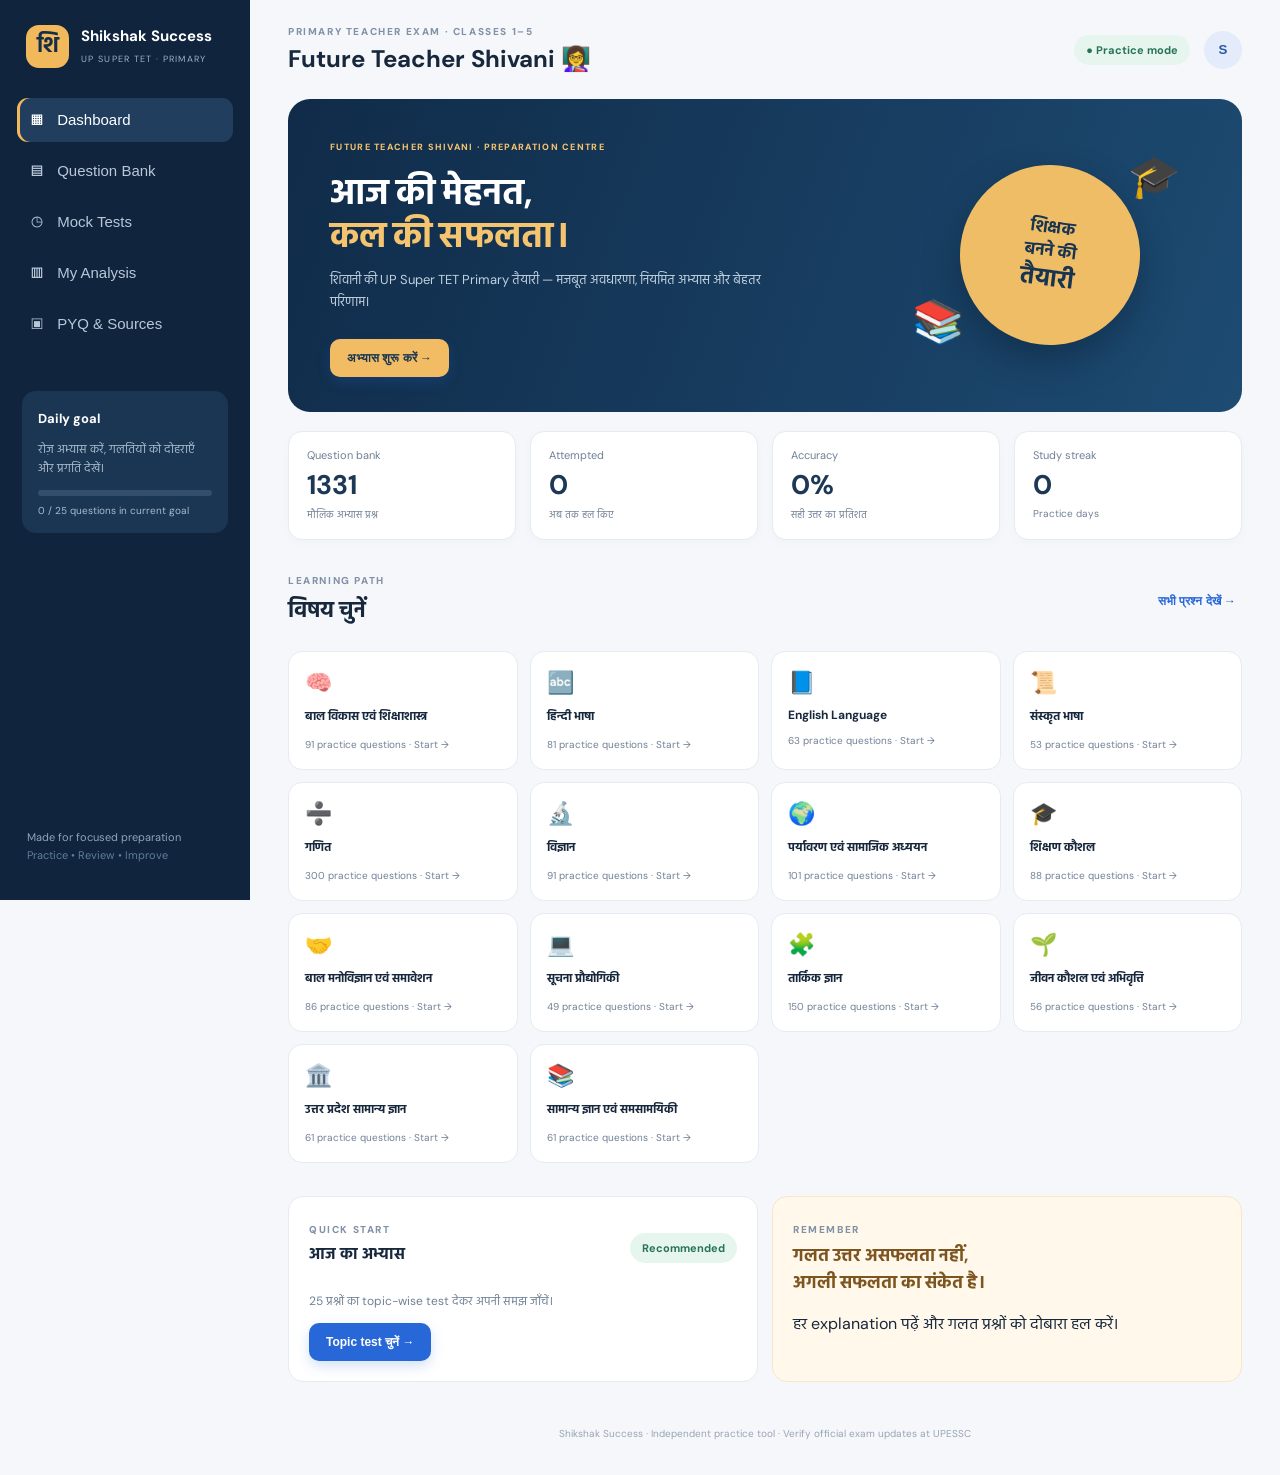
<file: index.html>
<!doctype html>
<html lang="hi">
<head>
<meta charset="utf-8"><meta name="viewport" content="width=device-width,initial-scale=1">
<meta name="theme-color" content="#10243d">
<title>Shikshak Success | Future Teacher Shivani</title>
<link rel="stylesheet" href="style.css">
</head>
<body>
<div class="app">
  <aside class="sidebar">
    <div class="brand"><div class="brand-icon">शि</div><div><b>Shikshak Success</b><small>UP SUPER TET · PRIMARY</small></div></div>
    <nav>
      <button class="nav active" data-page="dashboard">▦ <span>Dashboard</span></button>
      <button class="nav" data-page="practice">▤ <span>Question Bank</span></button>
      <button class="nav" data-page="tests">◷ <span>Mock Tests</span></button>
      <button class="nav" data-page="analytics">▥ <span>My Analysis</span></button>
      <button class="nav" data-page="sources">▣ <span>PYQ & Sources</span></button>
    </nav>
    <div class="side-note"><b>Daily goal</b><p>रोज़ अभ्यास करें, गलतियों को दोहराएँ और प्रगति देखें।</p><div class="goalbar"><i id="goalbar"></i></div><small id="goaltext">0 / 25 questions today</small></div>
    <div class="side-foot">Made for focused preparation<br><span>Practice • Review • Improve</span></div>
  </aside>
  <main class="main">
    <header class="topbar"><button class="menu" id="menu">☰</button><div><div class="eyebrow">PRIMARY TEACHER EXAM · CLASSES 1–5</div><h1 id="pageTitle">Future Teacher Shivani 👩‍🏫</h1></div><div class="top-actions"><span class="pill">● Practice mode</span><button class="avatar" title="Future Teacher Shivani">S</button></div></header>
    <section id="dashboard" class="page active">
      <div class="hero"><div><span class="tag">FUTURE TEACHER SHIVANI · PREPARATION CENTRE</span><h2>आज की मेहनत,<br><em>कल की सफलता।</em></h2><p>शिवानी की UP Super TET Primary तैयारी — मजबूत अवधारणा, नियमित अभ्यास और बेहतर परिणाम।</p><button class="primary" data-go="practice">अभ्यास शुरू करें <b>→</b></button></div><div class="hero-art"><div class="book">📚</div><div class="cap">🎓</div><div class="hero-circle">शिक्षक<br>बनने की<br><strong>तैयारी</strong></div></div></div>
      <div class="stats"><div class="stat"><span>Question bank</span><b id="totalQ">2000</b><small>मौलिक अभ्यास प्रश्न</small></div><div class="stat"><span>Attempted</span><b id="attempted">0</b><small>अब तक हल किए</small></div><div class="stat"><span>Accuracy</span><b id="accuracy">—</b><small>सही उत्तर का प्रतिशत</small></div><div class="stat"><span>Study streak</span><b id="streak">0</b><small>Practice days</small></div></div>
      <div class="section-head"><div><span class="eyebrow">LEARNING PATH</span><h2>विषय चुनें</h2></div><button class="textbtn" data-go="practice">सभी प्रश्न देखें →</button></div>
      <div class="subject-grid" id="subjectGrid"></div>
      <div class="two-col"><div class="panel"><div class="panel-head"><div><span class="eyebrow">QUICK START</span><h3>आज का अभ्यास</h3></div><span class="chip">Recommended</span></div><p class="muted">25 प्रश्नों का topic-wise test देकर अपनी समझ जाँचें।</p><button class="primary" data-go="tests">Topic test चुनें →</button></div><div class="panel quote"><span class="eyebrow">REMEMBER</span><h3>गलत उत्तर असफलता नहीं,<br>अगली सफलता का संकेत है।</h3><p>हर explanation पढ़ें और गलत प्रश्नों को दोबारा हल करें।</p></div></div>
    </section>
    <section id="practice" class="page">
      <div class="section-head"><div><span class="eyebrow">QUESTION LIBRARY</span><h2>Question Bank</h2><p class="muted">Subject, difficulty और question type के अनुसार अभ्यास करें।</p></div><span class="chip" id="bankCount">2000 questions</span></div>
      <div class="filters"><input id="search" placeholder="प्रश्न या topic खोजें…"><select id="subjectFilter"><option value="">सभी विषय</option></select><select id="difficultyFilter"><option value="">सभी स्तर</option><option>आसान</option><option>मध्यम</option><option>कठिन</option></select><button class="secondary" id="resetFilters">Reset</button></div>
      <div id="questionList" class="question-list"></div>
    </section>
    <section id="tests" class="page">
      <div class="section-head"><div><span class="eyebrow">EXAM PRACTICE</span><h2>Mock Test Centre</h2><p class="muted">Negative marking लागू है: सही +3, गलत −1, छोड़ा हुआ 0.</p></div></div>
      <div class="test-cards">
        <div class="test-card featured"><span class="tag">FULL MOCK</span><div class="test-icon">📝</div><h3>Full Length Practice</h3><p>120 मिनट · 120 प्रश्न · सभी विषय</p><div class="test-meta"><span>+3 / −1 marks</span><span>5 options · custom practice</span></div><button class="primary" id="fullTest">Start full mock →</button></div>
        <div class="test-card"><span class="tag">TOPIC TEST</span><div class="test-icon">🎯</div><h3>Topic-wise Test</h3><p>चुने हुए विषय से 25 प्रश्नों का टेस्ट।</p><select id="topicSelect"></select><button class="primary" id="topicTest">Start 25-question test →</button></div>
        <div class="test-card"><span class="tag">QUICK PRACTICE</span><div class="test-icon">⚡</div><h3>Quick 25</h3><p>मिश्रित विषयों से 25 प्रश्न।</p><button class="secondary" id="quickTest">Start quick test →</button></div>
      </div>
      <div class="notice"><b>Exam pattern note</b><p>यह 5-option practice portal है। उपलब्ध 2026 primary scheme में 120 प्रश्न, 120 मिनट, +3/−1 और 4 विकल्प बताए गए हैं। वास्तविक परीक्षा के लिए नवीनतम UPESSC notification ही मान्य होगा।</p></div>
    </section>
    <section id="analytics" class="page">
      <div class="section-head"><div><span class="eyebrow">YOUR PERFORMANCE</span><h2>My Analysis</h2><p class="muted">इस browser पर किए गए attempts का रिकॉर्ड।</p></div><button class="secondary" id="clearData">Reset progress</button></div>
      <div class="stats"><div class="stat"><span>Total attempted</span><b id="aAttempted">0</b></div><div class="stat"><span>Correct</span><b id="aCorrect">0</b></div><div class="stat"><span>Wrong</span><b id="aWrong">0</b></div><div class="stat"><span>Net score</span><b id="aScore">0</b></div></div>
      <div class="panel"><div class="panel-head"><h3>Subject-wise accuracy</h3><span class="chip">Live from your attempts</span></div><div id="subjectAnalysis" class="bars"></div></div>
      <div class="panel"><h3>Revision priority</h3><p class="muted">जिन विषयों में accuracy कम है, उन्हें पहले revise करें। अभी पर्याप्त attempts न होने पर नियमित अभ्यास करें।</p><div id="weakTopics"></div></div>
    </section>
    <section id="sources" class="page">
      <div class="section-head"><div><span class="eyebrow">AUTHENTIC PREPARATION</span><h2>PYQ & Official Sources</h2><p class="muted">PYQ का source verify करें। Practice questions को PYQ न समझें।</p></div></div>
      <div class="source-grid">
        <a class="source" href="https://upessc.up.gov.in/" target="_blank" rel="noopener"><b>UPESSC Official Website ↗</b><span>Official notifications, syllabus and recruitment updates.</span></a>
        <a class="source" href="https://pyqsathi.com/papers/up-super-tet-written-2019-primary-classes-1-5/" target="_blank" rel="noopener"><b>UP Super TET 2019 Primary Paper ↗</b><span>Primary classes 1–5 paper listing; verify paper and answer key against official source.</span></a>
        <a class="source" href="https://form.utkarsh.com/up/assets/syllabus/TET_PRIMARY.pdf" target="_blank" rel="noopener"><b>UPTET Primary Syllabus PDF ↗</b><span>Reference syllabus for Level-I / Classes 1–5.</span></a>
        <a class="source" href="https://www.pw.live/teaching/exams/up-super-tet-syllabus-2026-new-changes-primary" target="_blank" rel="noopener"><b>2026 Primary Syllabus Overview ↗</b><span>Secondary reference; cross-check all changes with UPESSC.</span></a>
      </div>
      <div class="notice"><b>Question provenance</b><p>इस starter version में दिए गए प्रश्न मौलिक अभ्यास प्रश्न हैं, official PYQs नहीं। पुराने official papers के प्रश्न/उत्तर को source और answer-key verification के बाद अलग से जोड़ा जाना चाहिए।</p></div>
    </section>
    <section id="quiz" class="page">
      <div class="quiz-top"><button class="textbtn" id="exitQuiz">← Exit test</button><span class="chip" id="quizMode">Practice</span><span class="timer" id="timer">00:00</span></div>
      <div class="quiz-progress"><div id="progressFill"></div></div>
      <div class="quiz-layout"><div class="quiz-main"><div class="q-meta"><span id="qSubject">Subject</span><span id="qNumber">Question 1 of 25</span><span id="qDifficulty">मध्यम</span></div><h2 id="qText"></h2><div id="options" class="options"></div><div class="quiz-actions"><button class="secondary" id="prevQ">← Previous</button><button class="secondary" id="clearAnswer">Clear response</button><button class="primary" id="nextQ">Save & Next →</button></div></div><aside class="q-palette"><b>Question palette</b><p class="muted">Green: answered · Grey: not answered</p><div id="palette" class="palette"></div><div class="legend"><span>● Answered</span><span>○ Not answered</span></div><button class="primary submit" id="submitTest">Submit test</button></aside></div>
    </section>
    <section id="result" class="page">
      <div class="result-hero"><div class="result-medal">🏆</div><span class="eyebrow">TEST COMPLETED</span><h2>Your practice report</h2><div class="score" id="resultScore">0</div><p id="resultText">Keep practising.</p></div>
      <div class="stats"><div class="stat"><span>Correct</span><b id="rCorrect">0</b></div><div class="stat"><span>Wrong</span><b id="rWrong">0</b></div><div class="stat"><span>Unattempted</span><b id="rSkipped">0</b></div><div class="stat"><span>Accuracy</span><b id="rAccuracy">0%</b></div></div>
      <div class="panel"><h3>Answer review</h3><div id="review"></div></div><button class="primary" id="backDashboard">Back to dashboard</button>
    </section>
    <footer>Shikshak Success · Independent practice tool · Verify official exam updates at UPESSC</footer>
  </main>
</div>
<script src="app.js"></script>
</body></html>
</file>
<file: style.css>
@import url('https://fonts.googleapis.com/css2?family=DM+Sans:wght@400;500;600;700;800&family=Hind:wght@400;500;600;700&display=swap');
:root{--navy:#10243d;--navy2:#183654;--blue:#2867d8;--blue2:#eaf1ff;--ink:#17283d;--muted:#708096;--line:#e5ebf2;--bg:#f5f7fb;--green:#15966c;--orange:#f0a33a;--shadow:0 12px 35px rgba(22,42,70,.07)}
*{box-sizing:border-box}body{margin:0;background:var(--bg);color:var(--ink);font-family:'DM Sans','Hind',sans-serif}.app{display:flex;min-height:100vh}.sidebar{width:250px;background:var(--navy);color:white;padding:25px 17px;display:flex;flex-direction:column;position:fixed;inset:0 auto 0 0;z-index:5}.brand{display:flex;align-items:center;gap:12px;padding:0 9px 30px}.brand-icon{width:43px;height:43px;border-radius:13px;background:#f1b95c;color:#162d48;display:grid;place-items:center;font-weight:900;font-size:22px}.brand b{display:block;font-size:15px}.brand small{font-size:9px;letter-spacing:1.3px;color:#9eb1c7}.sidebar nav{display:grid;gap:7px}.nav{border:0;background:transparent;color:#b8c8d9;text-align:left;padding:13px 14px;border-radius:11px;font-size:15px;cursor:pointer}.nav span{margin-left:10px}.nav:hover,.nav.active{background:#213e5e;color:white}.nav.active{box-shadow:inset 3px 0 #f1b95c}.side-note{margin:45px 5px 20px;background:#1b3653;padding:16px;border-radius:14px}.side-note b{font-size:13px}.side-note p{font-size:12px;color:#a9bbce;line-height:1.6}.goalbar{height:6px;background:#314e6c;border-radius:9px;overflow:hidden}.goalbar i{display:block;width:0;height:100%;background:#f1b95c}.side-note small{display:block;margin-top:8px;color:#a9bbce;font-size:10px}.side-foot{margin-top:auto;color:#8fa5bb;font-size:11px;line-height:1.7;padding:10px}.side-foot span{color:#617e9b}.main{margin-left:250px;width:calc(100% - 250px);padding:25px 38px 30px;max-width:1600px}.topbar{display:flex;align-items:center;justify-content:space-between;margin-bottom:25px}.eyebrow{font-size:10px;letter-spacing:1.6px;font-weight:800;color:#8191a6}.topbar h1{font-size:24px;margin:5px 0 0}.top-actions{display:flex;align-items:center;gap:14px}.pill,.chip{font-size:11px;color:#277454;background:#e6f6ef;padding:8px 12px;border-radius:30px;font-weight:700}.avatar{border:0;background:#e4ecfb;color:#2858a4;width:38px;height:38px;border-radius:50%;font-weight:800}.menu{display:none}.page{display:none}.page.active{display:block}.hero{background:linear-gradient(110deg,#102b49,#1d4b72);border-radius:22px;padding:35px 42px;color:white;display:flex;justify-content:space-between;min-height:260px;overflow:hidden;position:relative}.hero .tag,.tag{font-size:9px;letter-spacing:1.3px;font-weight:800;color:#f5c36d}.hero h2{font-size:36px;line-height:1.2;margin:15px 0 10px}.hero h2 em{font-style:normal;color:#f4c46f}.hero p{color:#c1d1df;max-width:470px;font-size:13px;line-height:1.7}.hero-art{width:300px;position:relative;display:grid;place-items:center}.hero-circle{width:180px;height:180px;border-radius:50%;background:#f0bd67;color:#173451;display:grid;place-content:center;text-align:center;font-size:17px;line-height:1.35;transform:rotate(7deg);font-weight:700;box-shadow:0 15px 35px #07192d66}.hero-circle strong{font-size:24px}.book,.cap{position:absolute;font-size:42px;z-index:2}.book{left:12px;bottom:28px}.cap{right:20px;top:15px}.primary,.secondary{border:0;border-radius:10px;padding:12px 17px;font-weight:700;cursor:pointer;font-size:12px}.primary{background:var(--blue);color:white;box-shadow:0 5px 13px #2867d833}.hero .primary{background:#f1bc64;color:#183451;margin-top:12px}.primary:hover{filter:brightness(1.05);transform:translateY(-1px)}.secondary{background:#eef2f7;color:#40536b}.stats{display:grid;grid-template-columns:repeat(4,1fr);gap:14px;margin:19px 0 28px}.stat{background:white;border:1px solid var(--line);padding:16px 18px;border-radius:14px;box-shadow:0 3px 12px #18365406}.stat span,.stat small{display:block;color:var(--muted);font-size:11px}.stat b{font-size:27px;display:block;margin:5px 0;color:#1d3857}.stat small{font-size:10px}.section-head{display:flex;justify-content:space-between;align-items:center;margin:28px 0 17px}.section-head h2{font-size:22px;margin:5px 0}.section-head p{margin:4px 0}.textbtn{background:transparent;border:0;color:var(--blue);font-weight:700;cursor:pointer;font-size:12px}.subject-grid{display:grid;grid-template-columns:repeat(4,1fr);gap:12px}.subject{background:white;border:1px solid var(--line);padding:16px;border-radius:14px;cursor:pointer;transition:.15s}.subject:hover{border-color:#a9c2f4;transform:translateY(-2px);box-shadow:var(--shadow)}.subject .emoji{font-size:22px}.subject b{display:block;font-size:12px;margin:10px 0 5px}.subject small{color:var(--muted);font-size:10px}.two-col{display:grid;grid-template-columns:1fr 1fr;gap:14px;margin-top:18px}.panel{background:white;border:1px solid var(--line);border-radius:15px;padding:20px;margin:15px 0}.panel h3{margin:4px 0 12px;font-size:16px}.panel-head{display:flex;justify-content:space-between;align-items:center}.muted{color:var(--muted);font-size:12px;line-height:1.6}.quote{background:#fff8eb;border-color:#f7e6c8}.quote h3{font-size:18px;line-height:1.5;color:#7d5520}.filters{display:flex;gap:9px;margin:18px 0}.filters input,.filters select,.test-card select{border:1px solid var(--line);border-radius:9px;padding:11px 12px;background:white;color:#40536b;font:inherit;font-size:12px}.filters input{flex:1}.question-list{display:grid;gap:10px}.q-row{background:white;border:1px solid var(--line);border-radius:12px;padding:15px;display:flex;justify-content:space-between;gap:20px;align-items:center}.q-row b{font-size:13px}.q-row small{display:block;color:var(--muted);margin-top:6px;font-size:10px}.q-row button{white-space:nowrap}.test-cards{display:grid;grid-template-columns:repeat(3,1fr);gap:15px}.test-card{background:white;border:1px solid var(--line);padding:21px;border-radius:16px}.test-card.featured{border-color:#b5cafa;background:linear-gradient(145deg,#f6f9ff,#fff)}.test-icon{font-size:27px;margin:15px 0 5px}.test-card h3{margin:5px 0}.test-card p{font-size:12px;color:var(--muted);min-height:34px}.test-meta{display:flex;flex-wrap:wrap;gap:6px;margin:15px 0}.test-meta span{background:#eef3fa;border-radius:20px;padding:6px 8px;font-size:9px;color:#51657d}.test-card button{width:100%;margin-top:10px}.test-card select{width:100%;margin:5px 0}.notice{background:#fff8e9;border:1px solid #f4e2bf;padding:15px 17px;border-radius:12px;margin:20px 0;color:#755522;font-size:12px}.notice p{margin:6px 0 0;line-height:1.6}.bars{display:grid;gap:12px}.barrow{display:grid;grid-template-columns:190px 1fr 45px;gap:12px;align-items:center;font-size:11px}.bartrack{height:9px;background:#edf1f6;border-radius:20px;overflow:hidden}.bartrack i{display:block;height:100%;background:linear-gradient(90deg,#2a6bd7,#53b3a0);border-radius:20px}.source-grid{display:grid;grid-template-columns:1fr 1fr;gap:12px}.source{background:white;border:1px solid var(--line);border-radius:13px;padding:18px;text-decoration:none;color:var(--ink)}.source b{display:block;color:#2867d8;font-size:13px;margin-bottom:7px}.source span{font-size:11px;color:var(--muted);line-height:1.5}.quiz-top{display:flex;justify-content:space-between;align-items:center;margin-bottom:15px}.timer{font-weight:800;color:#d17b24;background:#fff3e4;padding:9px 13px;border-radius:10px}.quiz-progress{height:6px;background:#e4eaf1;border-radius:20px;margin-bottom:20px}.quiz-progress div{height:100%;background:#2867d8;width:0;border-radius:20px}.quiz-layout{display:grid;grid-template-columns:minmax(0,1fr) 240px;gap:17px}.quiz-main,.q-palette{background:white;border:1px solid var(--line);border-radius:16px;padding:23px}.q-meta{display:flex;gap:10px;align-items:center;color:#6d7d91;font-size:10px}.q-meta span:first-child{color:#2867d8;font-weight:800}.quiz-main h2{font-size:19px;line-height:1.6;margin:22px 0}.options{display:grid;gap:10px}.option{border:1px solid var(--line);border-radius:11px;padding:13px;display:flex;align-items:center;gap:12px;cursor:pointer;font-size:13px}.option:hover{border-color:#a9c3f3;background:#f8faff}.option.selected{border-color:#2867d8;background:#eff5ff}.option .letter{width:27px;height:27px;border-radius:8px;background:#edf1f6;display:grid;place-items:center;font-weight:800;color:#56677d}.option.selected .letter{background:#2867d8;color:white}.quiz-actions{display:flex;justify-content:space-between;gap:8px;margin-top:25px}.q-palette p{font-size:10px}.palette{display:grid;grid-template-columns:repeat(5,1fr);gap:7px;margin:14px 0}.pal{border:0;background:#eef1f5;color:#52647b;border-radius:7px;padding:9px 0;font-size:10px;cursor:pointer}.pal.done{background:#d9f2e8;color:#13744f}.pal.current{outline:2px solid #2867d8}.legend{font-size:9px;color:#74849a;display:grid;gap:5px;margin:10px 0 16px}.submit{width:100%}.result-hero{text-align:center;background:linear-gradient(120deg,#102b49,#1d4b72);border-radius:18px;padding:30px;color:white}.result-medal{font-size:35px}.result-hero h2{margin:8px}.score{font-size:48px;font-weight:900;color:#f5c36d}.result-hero p{color:#c7d5e2;font-size:12px}.review-item{border-bottom:1px solid var(--line);padding:13px 0}.review-item b{font-size:12px}.review-item p{font-size:11px;color:var(--muted);line-height:1.5}.good{color:#12835d}.bad{color:#c04b48}footer{text-align:center;color:#98a5b4;font-size:10px;padding:30px 0 5px}.menu{border:0;background:white;border-radius:8px;padding:8px 10px}
@media(max-width:1050px){.subject-grid{grid-template-columns:repeat(3,1fr)}.test-cards{grid-template-columns:1fr 1fr}.hero-art{width:220px}.main{padding:22px 25px}}
@media(max-width:760px){.sidebar{transform:translateX(-100%);transition:.2s;width:260px}.sidebar.open{transform:translateX(0)}.main{margin:0;width:100%;padding:17px 14px}.menu{display:block;margin-right:10px}.topbar{justify-content:flex-start;gap:10px}.topbar h1{font-size:17px}.top-actions{margin-left:auto}.pill{display:none}.hero{padding:25px 22px;min-height:230px}.hero h2{font-size:29px}.hero-art{width:130px}.hero-circle{width:115px;height:115px;font-size:12px}.hero-circle strong{font-size:17px}.book{font-size:25px;left:0}.cap{font-size:25px;right:0}.stats{grid-template-columns:1fr 1fr;gap:9px}.stat{padding:13px}.stat b{font-size:23px}.subject-grid{grid-template-columns:1fr 1fr;gap:8px}.subject{padding:12px}.two-col,.source-grid{grid-template-columns:1fr}.filters{flex-wrap:wrap}.filters input{flex-basis:100%}.filters select{flex:1;min-width:120px}.test-cards{grid-template-columns:1fr}.quiz-layout{grid-template-columns:1fr}.q-palette{order:-1;padding:12px}.palette{grid-template-columns:repeat(10,1fr)}.q-palette p,.legend{display:none}.quiz-main{padding:16px}.quiz-main h2{font-size:16px}.quiz-actions{flex-wrap:wrap}.quiz-actions button{flex:1}.barrow{grid-template-columns:110px 1fr 35px;font-size:9px}.section-head{align-items:flex-start}.q-row{align-items:flex-start}.q-row button{font-size:10px;padding:9px}.hero p{max-width:250px}.topbar .eyebrow{font-size:8px}}
</file>
<file: public/style.css>
@import url('https://fonts.googleapis.com/css2?family=DM+Sans:wght@400;500;600;700;800&family=Hind:wght@400;500;600;700&display=swap');
:root{--navy:#10243d;--navy2:#183654;--blue:#2867d8;--blue2:#eaf1ff;--ink:#17283d;--muted:#708096;--line:#e5ebf2;--bg:#f5f7fb;--green:#15966c;--orange:#f0a33a;--shadow:0 12px 35px rgba(22,42,70,.07)}
*{box-sizing:border-box}body{margin:0;background:var(--bg);color:var(--ink);font-family:'DM Sans','Hind',sans-serif}.app{display:flex;min-height:100vh}.sidebar{width:250px;background:var(--navy);color:white;padding:25px 17px;display:flex;flex-direction:column;position:fixed;inset:0 auto 0 0;z-index:5}.brand{display:flex;align-items:center;gap:12px;padding:0 9px 30px}.brand-icon{width:43px;height:43px;border-radius:13px;background:#f1b95c;color:#162d48;display:grid;place-items:center;font-weight:900;font-size:22px}.brand b{display:block;font-size:15px}.brand small{font-size:9px;letter-spacing:1.3px;color:#9eb1c7}.sidebar nav{display:grid;gap:7px}.nav{border:0;background:transparent;color:#b8c8d9;text-align:left;padding:13px 14px;border-radius:11px;font-size:15px;cursor:pointer}.nav span{margin-left:10px}.nav:hover,.nav.active{background:#213e5e;color:white}.nav.active{box-shadow:inset 3px 0 #f1b95c}.side-note{margin:45px 5px 20px;background:#1b3653;padding:16px;border-radius:14px}.side-note b{font-size:13px}.side-note p{font-size:12px;color:#a9bbce;line-height:1.6}.goalbar{height:6px;background:#314e6c;border-radius:9px;overflow:hidden}.goalbar i{display:block;width:0;height:100%;background:#f1b95c}.side-note small{display:block;margin-top:8px;color:#a9bbce;font-size:10px}.side-foot{margin-top:auto;color:#8fa5bb;font-size:11px;line-height:1.7;padding:10px}.side-foot span{color:#617e9b}.main{margin-left:250px;width:calc(100% - 250px);padding:25px 38px 30px;max-width:1600px}.topbar{display:flex;align-items:center;justify-content:space-between;margin-bottom:25px}.eyebrow{font-size:10px;letter-spacing:1.6px;font-weight:800;color:#8191a6}.topbar h1{font-size:24px;margin:5px 0 0}.top-actions{display:flex;align-items:center;gap:14px}.pill,.chip{font-size:11px;color:#277454;background:#e6f6ef;padding:8px 12px;border-radius:30px;font-weight:700}.avatar{border:0;background:#e4ecfb;color:#2858a4;width:38px;height:38px;border-radius:50%;font-weight:800}.menu{display:none}.page{display:none}.page.active{display:block}.hero{background:linear-gradient(110deg,#102b49,#1d4b72);border-radius:22px;padding:35px 42px;color:white;display:flex;justify-content:space-between;min-height:260px;overflow:hidden;position:relative}.hero .tag,.tag{font-size:9px;letter-spacing:1.3px;font-weight:800;color:#f5c36d}.hero h2{font-size:36px;line-height:1.2;margin:15px 0 10px}.hero h2 em{font-style:normal;color:#f4c46f}.hero p{color:#c1d1df;max-width:470px;font-size:13px;line-height:1.7}.hero-art{width:300px;position:relative;display:grid;place-items:center}.hero-circle{width:180px;height:180px;border-radius:50%;background:#f0bd67;color:#173451;display:grid;place-content:center;text-align:center;font-size:17px;line-height:1.35;transform:rotate(7deg);font-weight:700;box-shadow:0 15px 35px #07192d66}.hero-circle strong{font-size:24px}.book,.cap{position:absolute;font-size:42px;z-index:2}.book{left:12px;bottom:28px}.cap{right:20px;top:15px}.primary,.secondary{border:0;border-radius:10px;padding:12px 17px;font-weight:700;cursor:pointer;font-size:12px}.primary{background:var(--blue);color:white;box-shadow:0 5px 13px #2867d833}.hero .primary{background:#f1bc64;color:#183451;margin-top:12px}.primary:hover{filter:brightness(1.05);transform:translateY(-1px)}.secondary{background:#eef2f7;color:#40536b}.stats{display:grid;grid-template-columns:repeat(4,1fr);gap:14px;margin:19px 0 28px}.stat{background:white;border:1px solid var(--line);padding:16px 18px;border-radius:14px;box-shadow:0 3px 12px #18365406}.stat span,.stat small{display:block;color:var(--muted);font-size:11px}.stat b{font-size:27px;display:block;margin:5px 0;color:#1d3857}.stat small{font-size:10px}.section-head{display:flex;justify-content:space-between;align-items:center;margin:28px 0 17px}.section-head h2{font-size:22px;margin:5px 0}.section-head p{margin:4px 0}.textbtn{background:transparent;border:0;color:var(--blue);font-weight:700;cursor:pointer;font-size:12px}.subject-grid{display:grid;grid-template-columns:repeat(4,1fr);gap:12px}.subject{background:white;border:1px solid var(--line);padding:16px;border-radius:14px;cursor:pointer;transition:.15s}.subject:hover{border-color:#a9c2f4;transform:translateY(-2px);box-shadow:var(--shadow)}.subject .emoji{font-size:22px}.subject b{display:block;font-size:12px;margin:10px 0 5px}.subject small{color:var(--muted);font-size:10px}.two-col{display:grid;grid-template-columns:1fr 1fr;gap:14px;margin-top:18px}.panel{background:white;border:1px solid var(--line);border-radius:15px;padding:20px;margin:15px 0}.panel h3{margin:4px 0 12px;font-size:16px}.panel-head{display:flex;justify-content:space-between;align-items:center}.muted{color:var(--muted);font-size:12px;line-height:1.6}.quote{background:#fff8eb;border-color:#f7e6c8}.quote h3{font-size:18px;line-height:1.5;color:#7d5520}.filters{display:flex;gap:9px;margin:18px 0}.filters input,.filters select,.test-card select{border:1px solid var(--line);border-radius:9px;padding:11px 12px;background:white;color:#40536b;font:inherit;font-size:12px}.filters input{flex:1}.question-list{display:grid;gap:10px}.q-row{background:white;border:1px solid var(--line);border-radius:12px;padding:15px;display:flex;justify-content:space-between;gap:20px;align-items:center}.q-row b{font-size:13px}.q-row small{display:block;color:var(--muted);margin-top:6px;font-size:10px}.q-row button{white-space:nowrap}.test-cards{display:grid;grid-template-columns:repeat(3,1fr);gap:15px}.test-card{background:white;border:1px solid var(--line);padding:21px;border-radius:16px}.test-card.featured{border-color:#b5cafa;background:linear-gradient(145deg,#f6f9ff,#fff)}.test-icon{font-size:27px;margin:15px 0 5px}.test-card h3{margin:5px 0}.test-card p{font-size:12px;color:var(--muted);min-height:34px}.test-meta{display:flex;flex-wrap:wrap;gap:6px;margin:15px 0}.test-meta span{background:#eef3fa;border-radius:20px;padding:6px 8px;font-size:9px;color:#51657d}.test-card button{width:100%;margin-top:10px}.test-card select{width:100%;margin:5px 0}.notice{background:#fff8e9;border:1px solid #f4e2bf;padding:15px 17px;border-radius:12px;margin:20px 0;color:#755522;font-size:12px}.notice p{margin:6px 0 0;line-height:1.6}.bars{display:grid;gap:12px}.barrow{display:grid;grid-template-columns:190px 1fr 45px;gap:12px;align-items:center;font-size:11px}.bartrack{height:9px;background:#edf1f6;border-radius:20px;overflow:hidden}.bartrack i{display:block;height:100%;background:linear-gradient(90deg,#2a6bd7,#53b3a0);border-radius:20px}.source-grid{display:grid;grid-template-columns:1fr 1fr;gap:12px}.source{background:white;border:1px solid var(--line);border-radius:13px;padding:18px;text-decoration:none;color:var(--ink)}.source b{display:block;color:#2867d8;font-size:13px;margin-bottom:7px}.source span{font-size:11px;color:var(--muted);line-height:1.5}.quiz-top{display:flex;justify-content:space-between;align-items:center;margin-bottom:15px}.timer{font-weight:800;color:#d17b24;background:#fff3e4;padding:9px 13px;border-radius:10px}.quiz-progress{height:6px;background:#e4eaf1;border-radius:20px;margin-bottom:20px}.quiz-progress div{height:100%;background:#2867d8;width:0;border-radius:20px}.quiz-layout{display:grid;grid-template-columns:minmax(0,1fr) 240px;gap:17px}.quiz-main,.q-palette{background:white;border:1px solid var(--line);border-radius:16px;padding:23px}.q-meta{display:flex;gap:10px;align-items:center;color:#6d7d91;font-size:10px}.q-meta span:first-child{color:#2867d8;font-weight:800}.quiz-main h2{font-size:19px;line-height:1.6;margin:22px 0}.options{display:grid;gap:10px}.option{border:1px solid var(--line);border-radius:11px;padding:13px;display:flex;align-items:center;gap:12px;cursor:pointer;font-size:13px}.option:hover{border-color:#a9c3f3;background:#f8faff}.option.selected{border-color:#2867d8;background:#eff5ff}.option .letter{width:27px;height:27px;border-radius:8px;background:#edf1f6;display:grid;place-items:center;font-weight:800;color:#56677d}.option.selected .letter{background:#2867d8;color:white}.quiz-actions{display:flex;justify-content:space-between;gap:8px;margin-top:25px}.q-palette p{font-size:10px}.palette{display:grid;grid-template-columns:repeat(5,1fr);gap:7px;margin:14px 0}.pal{border:0;background:#eef1f5;color:#52647b;border-radius:7px;padding:9px 0;font-size:10px;cursor:pointer}.pal.done{background:#d9f2e8;color:#13744f}.pal.current{outline:2px solid #2867d8}.legend{font-size:9px;color:#74849a;display:grid;gap:5px;margin:10px 0 16px}.submit{width:100%}.result-hero{text-align:center;background:linear-gradient(120deg,#102b49,#1d4b72);border-radius:18px;padding:30px;color:white}.result-medal{font-size:35px}.result-hero h2{margin:8px}.score{font-size:48px;font-weight:900;color:#f5c36d}.result-hero p{color:#c7d5e2;font-size:12px}.review-item{border-bottom:1px solid var(--line);padding:13px 0}.review-item b{font-size:12px}.review-item p{font-size:11px;color:var(--muted);line-height:1.5}.good{color:#12835d}.bad{color:#c04b48}footer{text-align:center;color:#98a5b4;font-size:10px;padding:30px 0 5px}.menu{border:0;background:white;border-radius:8px;padding:8px 10px}
@media(max-width:1050px){.subject-grid{grid-template-columns:repeat(3,1fr)}.test-cards{grid-template-columns:1fr 1fr}.hero-art{width:220px}.main{padding:22px 25px}}
@media(max-width:760px){.sidebar{transform:translateX(-100%);transition:.2s;width:260px}.sidebar.open{transform:translateX(0)}.main{margin:0;width:100%;padding:17px 14px}.menu{display:block;margin-right:10px;font-size:26px;line-height:1;width:40px;height:40px;padding:0;border:1px solid var(--line);color:var(--navy);box-shadow:0 2px 8px rgba(22,42,70,.08)}.topbar{justify-content:flex-start;gap:10px}.topbar h1{font-size:17px}.top-actions{margin-left:auto}.pill{display:none}.hero{padding:25px 22px;min-height:230px}.hero h2{font-size:29px}.hero-art{width:130px}.hero-circle{width:115px;height:115px;font-size:12px}.hero-circle strong{font-size:17px}.book{font-size:25px;left:0}.cap{font-size:25px;right:0}.stats{grid-template-columns:1fr 1fr;gap:9px}.stat{padding:13px}.stat b{font-size:23px}.subject-grid{grid-template-columns:1fr 1fr;gap:8px}.subject{padding:12px}.two-col,.source-grid{grid-template-columns:1fr}.filters{flex-wrap:wrap}.filters input{flex-basis:100%}.filters select{flex:1;min-width:120px}.test-cards{grid-template-columns:1fr}.quiz-layout{grid-template-columns:1fr}.q-palette{order:-1;padding:12px}.palette{grid-template-columns:repeat(10,1fr)}.q-palette p,.legend{display:none}.quiz-main{padding:16px}.quiz-main h2{font-size:16px}.quiz-actions{flex-wrap:wrap}.quiz-actions button{flex:1}.barrow{grid-template-columns:110px 1fr 35px;font-size:9px}.section-head{align-items:flex-start}.q-row{align-items:flex-start}.q-row button{font-size:10px;padding:9px}.hero p{max-width:250px}.topbar .eyebrow{font-size:8px}}

@media(max-width:760px){
  .sidebar.open:after{content:"";position:fixed;inset:0 auto 0 260px;width:calc(100vw - 260px);background:rgba(8,20,35,.38);z-index:-1}
  .sidebar{box-shadow:12px 0 30px rgba(0,0,0,.16)}
}


/* Mobile comfort: more breathing room and easier-to-read controls */
@media(max-width:760px){
  .main{padding:18px 16px 34px}
  .topbar{margin-bottom:20px;gap:12px}
  .topbar h1{font-size:18px;line-height:1.35}
  .eyebrow{letter-spacing:1.1px}
  .hero{padding:25px 20px;min-height:220px;border-radius:18px}
  .hero h2{font-size:27px;line-height:1.28;margin:12px 0}
  .hero p{font-size:13px;line-height:1.8}
  .stats{gap:12px;margin:18px 0 30px}
  .stat{padding:15px 14px;border-radius:14px}
  .stat span,.stat small{font-size:11px;line-height:1.5}
  .stat b{font-size:24px;margin:8px 0}
  .section-head{margin:30px 0 18px;gap:12px}
  .section-head h2{font-size:20px;line-height:1.35}
  .subject-grid{gap:12px}
  .subject{padding:15px 13px;border-radius:14px;min-height:112px}
  .subject .emoji{font-size:24px}
  .subject b{font-size:13px;line-height:1.45;margin:11px 0 6px}
  .subject small{font-size:11px;line-height:1.5}
  .two-col,.source-grid{gap:14px}
  .panel{padding:18px 16px;margin:17px 0;border-radius:15px}
  .panel h3{font-size:17px;line-height:1.4}
  .muted{font-size:13px;line-height:1.75}
  .test-cards{gap:14px}
  .test-card{padding:20px 18px;border-radius:16px}
  .test-card h3{font-size:17px;line-height:1.4}
  .test-card p{font-size:13px;line-height:1.7}
  .primary,.secondary{min-height:44px;padding:12px 16px;font-size:13px}
  .filters{gap:10px;margin:20px 0}
  .filters input,.filters select,.test-card select{min-height:44px;font-size:13px}
  .q-row{padding:16px 14px;gap:12px;border-radius:14px}
  .q-row b{font-size:14px;line-height:1.55}
  .q-row small{font-size:11px;line-height:1.5}
  .quiz-main,.q-palette{padding:19px 16px;border-radius:15px}
  .quiz-main h2{font-size:17px;line-height:1.75;margin:20px 0}
  .options{gap:12px}
  .option{padding:14px 12px;min-height:50px;font-size:14px;line-height:1.55}
  .quiz-actions{margin-top:28px;gap:10px}
  .pal{min-height:34px;font-size:11px}
  footer{padding:34px 0 12px;font-size:11px}
}
</file>
